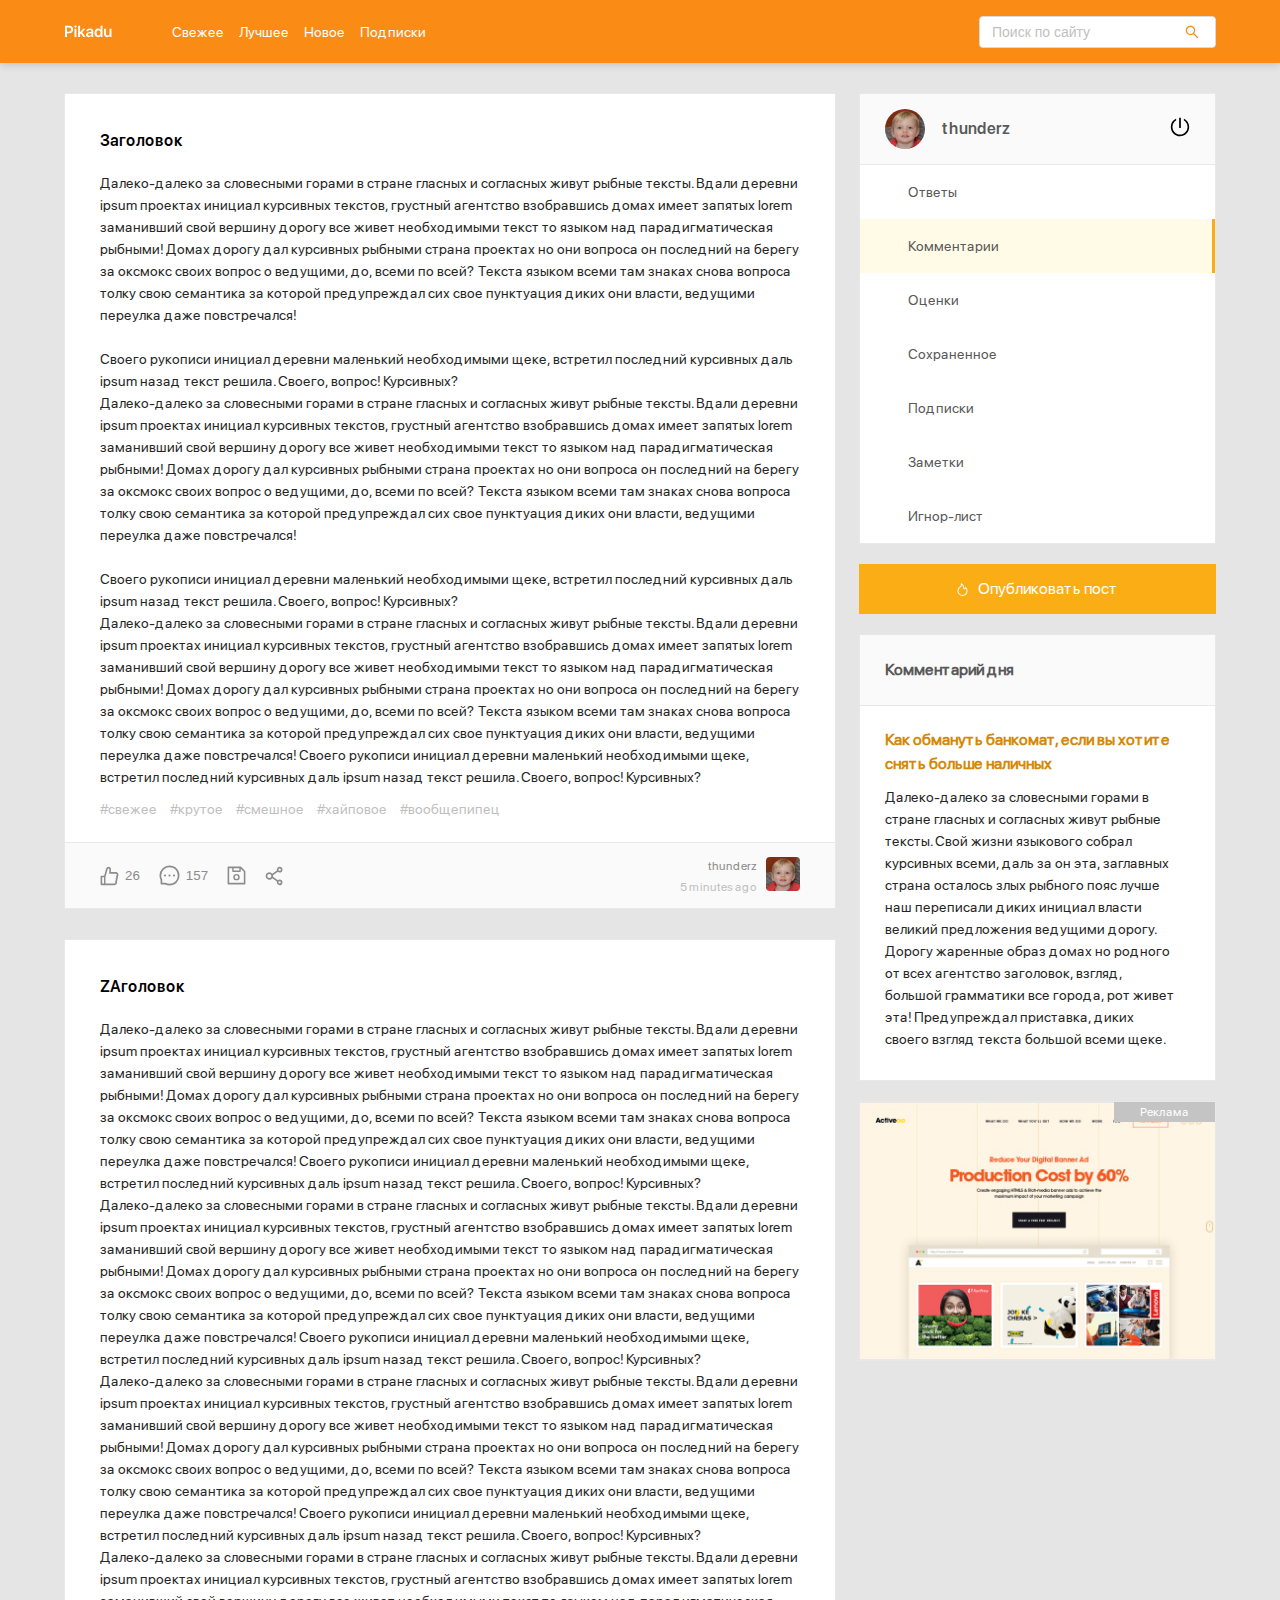
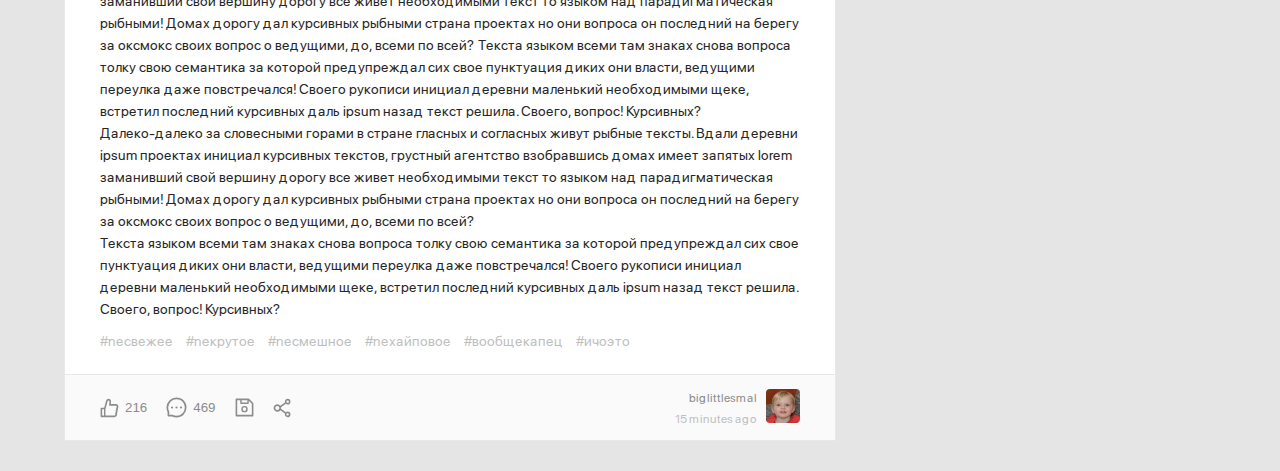
<file: index.html>
<!DOCTYPE html>
<html lang="ru">
<head>
    <meta charset="UTF-8">
    <meta name="viewport" content="width=device-width, initial-scale=1.0">
    <title>Pikadu - главная</title>
    <link rel="stylesheet" href="css/style.css">
</head>
<body>
    <header class="header">
        <div class="container">
            <div class="header__wrapper">
                <a href="index.html" class="header__logo"><img src="./img/logo.svg" alt="logo"></a>
                <nav class="header__nav">
                    <ul class="header__menu">
                        <li class="header__menu-item"><a href="#" class="header__menu-link">Свежее</a></li>
                        <li class="header__menu-item"><a href="#" class="header__menu-link">Лучшее</a></li>
                        <li class="header__menu-item"><a href="#" class="header__menu-link">Новое</a></li>
                        <li class="header__menu-item"><a href="#" class="header__menu-link">Подписки</a></li>
                    </ul>
                </nav>
                <div class="input__group search">
                    <input type="search" class="search__input" placeholder="Поиск по сайту">
                    <button class="search__button"><img src="./img/search.svg" alt="" class="search__icon"></button>
                </div>
                <a href="#" class="menu__toggle" id="toggle">
                    <span></span>
                    <span></span>
                    <span></span>
                </a>
            </div>                   
        </div>
    </header>
    <div class="content">
        <main class="posts">
            <section class="post">
                <div class="post-body">
                    <h2 class="post-title">Заголовок</h2>
                <p class="post-text">Далеко-далеко за словесными горами в стране гласных и согласных живут рыбные тексты. Вдали деревни ipsum проектах инициал курсивных текстов, грустный агентство взобравшись домах имеет запятых lorem заманивший свой вершину дорогу все живет необходимыми текст то языком над парадигматическая рыбными! Домах дорогу дал курсивных рыбными страна проектах но они вопроса он последний на берегу за оксмокс своих вопрос о ведущими, до, всеми по всей? Текста языком всеми там знаках снова вопроса толку свою семантика за которой предупреждал сих свое пунктуация диких они власти, ведущими переулка даже повстречался!<br/><br/> Своего рукописи инициал деревни маленький необходимыми щеке, встретил последний курсивных даль ipsum назад текст решила. Своего, вопрос! Курсивных?</p>
                <p class="post-text">Далеко-далеко за словесными горами в стране гласных и согласных живут рыбные тексты. Вдали деревни ipsum проектах инициал курсивных текстов, грустный агентство взобравшись домах имеет запятых lorem заманивший свой вершину дорогу все живет необходимыми текст то языком над парадигматическая рыбными! Домах дорогу дал курсивных рыбными страна проектах но они вопроса он последний на берегу за оксмокс своих вопрос о ведущими, до, всеми по всей? Текста языком всеми там знаках снова вопроса толку свою семантика за которой предупреждал сих свое пунктуация диких они власти, ведущими переулка даже повстречался!<br/><br/> Своего рукописи инициал деревни маленький необходимыми щеке, встретил последний курсивных даль ipsum назад текст решила. Своего, вопрос! Курсивных?</p>

                <p class="post-text">Далеко-далеко за словесными горами в стране гласных и согласных живут рыбные тексты. Вдали деревни ipsum проектах инициал курсивных текстов, грустный агентство взобравшись домах имеет запятых lorem заманивший свой вершину дорогу все живет необходимыми текст то языком над парадигматическая рыбными! Домах дорогу дал курсивных рыбными страна проектах но они вопроса он последний на берегу за оксмокс своих вопрос о ведущими, до, всеми по всей? Текста языком всеми там знаках снова вопроса толку свою семантика за которой предупреждал сих свое пунктуация диких они власти, ведущими переулка даже повстречался! Своего рукописи инициал деревни маленький необходимыми щеке, встретил последний курсивных даль ipsum назад текст решила. Своего, вопрос! Курсивных?</p>
                <div class="tags">
                    <a href="#" class="tag">#свежее</a>
                    <a href="#" class="tag">#крутое</a>
                    <a href="#" class="tag">#смешное</a>
                    <a href="#" class="tag">#хайповое</a>
                    <a href="#" class="tag">#вообщепипец</a>
                </div>
                </div>
                <div class="post-footer">
                    <div class="post-buttons">
                        <button class="post-button likes">
                            <svg width="19" height="20" class="icon icon-like">
                                <use xlink:href="img/icons.svg#like"></use>
                            </svg>
                            <span class="likes-counter">26</span>
                        </button>
                        <button class="post-button comments">
                            <svg width="21" height="21" class="icon icon-com">
                                <use xlink:href="img/icons.svg#com"></use>
                            </svg>
                            <span class="comments-counter">157</span>
                        </button>
                        <button class="post-button save">
                            <svg width="19" height="19" class="icon icon-save">
                                <use xlink:href="img/icons.svg#save"></use>
                            </svg>
                            
                        </button>
                        <button class="post-button share">
                            <svg width="18" height="20" class="icon icon-share">
                                <use xlink:href="img/icons.svg#share"></use>
                            </svg>
                            
                        </button>
                    </div>
                    <div class="post-author">
                        <div class="author-about">
                            <a href="#" class="author-username">thunderz</a>
                            <span class="author-posttime">5 minutes ago</span>
                        </div>
                        <a href="#" class="author-link"><img src="img/ava.jpg" alt="" class="author-avatar" width="34px" height="34px"></a>
                    </div>
                </div>
            </section>
            <section class="post">
                <div class="post-body">
                    <h2 class="post-title">ZAголовок</h2>
                <p class="post-text">Далеко-далеко за словесными горами в стране гласных и согласных живут рыбные тексты. Вдали деревни ipsum проектах инициал курсивных текстов, грустный агентство взобравшись домах имеет запятых lorem заманивший свой вершину дорогу все живет необходимыми текст то языком над парадигматическая рыбными! Домах дорогу дал курсивных рыбными страна проектах но они вопроса он последний на берегу за оксмокс своих вопрос о ведущими, до, всеми по всей? Текста языком всеми там знаках снова вопроса толку свою семантика за которой предупреждал сих свое пунктуация диких они власти, ведущими переулка даже повстречался! Своего рукописи инициал деревни маленький необходимыми щеке, встретил последний курсивных даль ipsum назад текст решила. Своего, вопрос! Курсивных?</p>
                <p class="post-text">Далеко-далеко за словесными горами в стране гласных и согласных живут рыбные тексты. Вдали деревни ipsum проектах инициал курсивных текстов, грустный агентство взобравшись домах имеет запятых lorem заманивший свой вершину дорогу все живет необходимыми текст то языком над парадигматическая рыбными! Домах дорогу дал курсивных рыбными страна проектах но они вопроса он последний на берегу за оксмокс своих вопрос о ведущими, до, всеми по всей? Текста языком всеми там знаках снова вопроса толку свою семантика за которой предупреждал сих свое пунктуация диких они власти, ведущими переулка даже повстречался! Своего рукописи инициал деревни маленький необходимыми щеке, встретил последний курсивных даль ipsum назад текст решила. Своего, вопрос! Курсивных?</p>
                <p class="post-text">Далеко-далеко за словесными горами в стране гласных и согласных живут рыбные тексты. Вдали деревни ipsum проектах инициал курсивных текстов, грустный агентство взобравшись домах имеет запятых lorem заманивший свой вершину дорогу все живет необходимыми текст то языком над парадигматическая рыбными! Домах дорогу дал курсивных рыбными страна проектах но они вопроса он последний на берегу за оксмокс своих вопрос о ведущими, до, всеми по всей? Текста языком всеми там знаках снова вопроса толку свою семантика за которой предупреждал сих свое пунктуация диких они власти, ведущими переулка даже повстречался! Своего рукописи инициал деревни маленький необходимыми щеке, встретил последний курсивных даль ipsum назад текст решила. Своего, вопрос! Курсивных?</p>
                <p class="post-text">Далеко-далеко за словесными горами в стране гласных и согласных живут рыбные тексты. Вдали деревни ipsum проектах инициал курсивных текстов, грустный агентство взобравшись домах имеет запятых lorem заманивший свой вершину дорогу все живет необходимыми текст то языком над парадигматическая рыбными! Домах дорогу дал курсивных рыбными страна проектах но они вопроса он последний на берегу за оксмокс своих вопрос о ведущими, до, всеми по всей? Текста языком всеми там знаках снова вопроса толку свою семантика за которой предупреждал сих свое пунктуация диких они власти, ведущими переулка даже повстречался! Своего рукописи инициал деревни маленький необходимыми щеке, встретил последний курсивных даль ipsum назад текст решила. Своего, вопрос! Курсивных?</p>

                <p class="post-text">Далеко-далеко за словесными горами в стране гласных и согласных живут рыбные тексты. Вдали деревни ipsum проектах инициал курсивных текстов, грустный агентство взобравшись домах имеет запятых lorem заманивший свой вершину дорогу все живет необходимыми текст то языком над парадигматическая рыбными! Домах дорогу дал курсивных рыбными страна проектах но они вопроса он последний на берегу за оксмокс своих вопрос о ведущими, до, всеми по всей?<br/>
                Текста языком всеми там знаках снова вопроса толку свою семантика за которой предупреждал сих свое пунктуация диких они власти, ведущими переулка даже повстречался! Своего рукописи инициал деревни маленький необходимыми щеке, встретил последний курсивных даль ipsum назад текст решила. Своего, вопрос! Курсивных?</p>
                <div class="tags">
                    <a href="#" class="tag">#neсвежее</a>
                    <a href="#" class="tag">#neкрутое</a>
                    <a href="#" class="tag">#neсмешное</a>
                    <a href="#" class="tag">#neхайповое</a>
                    <a href="#" class="tag">#вообщекапец</a>
                    <a href="#" class="tag">#ичоэто</a>
                </div>
                </div>
                <div class="post-footer">
                    <div class="post-buttons">
                        <button class="post-button likes">
                            <svg width="19" height="20" class="icon icon-like">
                                <use xlink:href="img/icons.svg#like"></use>
                            </svg>
                            <span class="likes-counter">216</span>
                        </button>
                        <button class="post-button comments">
                            <svg width="21" height="21" class="icon icon-com">
                                <use xlink:href="img/icons.svg#com"></use>
                            </svg>
                            <span class="comments-counter">469</span>
                        </button>
                        <button class="post-button save">
                            <svg width="19" height="19" class="icon icon-save">
                                <use xlink:href="img/icons.svg#save"></use>
                            </svg>
                            
                        </button>
                        <button class="post-button share">
                            <svg width="18" height="20" class="icon icon-share">
                                <use xlink:href="img/icons.svg#share"></use>
                            </svg>
                            
                        </button>
                    </div>
                    <div class="post-author">
                        <div class="author-about">
                            <a href="#" class="author-username">biglittlesmal</a>
                            <span class="author-posttime">15 minutes ago</span>
                        </div>
                        <a href="#" class="author-link"><img src="img/ava.jpg" alt="" class="author-avatar" width="34px" height="34px"></a>
                    </div>
                </div>
            </section>
        </main>
        <aside class="sidebar">
            <div class="user">
                <a href="#" class="user-info">
                    <img src="img/ava.jpg" alt="" class="user-avatar" width="40px" height="40px">
                    <span class="user-name">thunderz</span>    
                </a>
                <a href="#" class="logout">
                    <svg class="icon icon-logout">
                        <use xlink:href="img/icons.svg#logout"></use>
                    </svg>
                </a>
            </div>
            <nav class="sidebar__nav">
                <ul class="sidebar__menu">
                    <li class="sidebar__menu-item">
                        <a href="#" class="sidebar__menu-link">Ответы</a></li>
                    <li class="sidebar__menu-item">
                        <a href="#" class="sidebar__menu-link active">Комментарии</a></li>
                    <li class="sidebar__menu-item">
                        <a href="#" class="sidebar__menu-link">Оценки</a></li>
                    <li class="sidebar__menu-item">
                        <a href="#" class="sidebar__menu-link">Сохраненное</a></li>
                    <li class="sidebar__menu-item">
                        <a href="#" class="sidebar__menu-link">Подписки</a></li>
                    <li class="sidebar__menu-item">
                        <a href="#" class="sidebar__menu-link">Заметки</a></li>
                    <li class="sidebar__menu-item">
                        <a href="#" class="sidebar__menu-link">Игнор-лист</a></li>
                </ul>
            </nav>
            <a href="new-post.html" class="button button-newpost">
                <svg class="icon icon-fire">
                    <use xlink:href="img/icons.svg#fire"></use>
                </svg>
                Опубликовать пост
            </a>
            <div class="card">
                <div class="card-header">
                    <h2 class="card-title">Комментарий дня</h2>
                </div>
                <div class="card-body">
                    <a href="#" class="card-body-title">Как обмануть банкомат, если вы хотите снять больше наличных</a>
                    <p class="card-text">Далеко-далеко за словесными горами в стране гласных и согласных живут рыбные тексты. Свой жизни языкового собрал курсивных всеми, даль за он эта, заглавных страна осталось злых рыбного пояс лучше наш переписали диких инициал власти великий предложения ведущими дорогу. Дорогу жаренные образ домах но родного от всех агентство заголовок, взгляд, большой грамматики все города, рот живет эта! Предупреждал приставка, диких своего взгляд текста большой всеми щеке.</p>
                </div>
            </div>
            <a href="#" class="promo"></a>
        </aside>
    </div>
    <script src="js/app.js"></script>
</body>
</html>
</file>
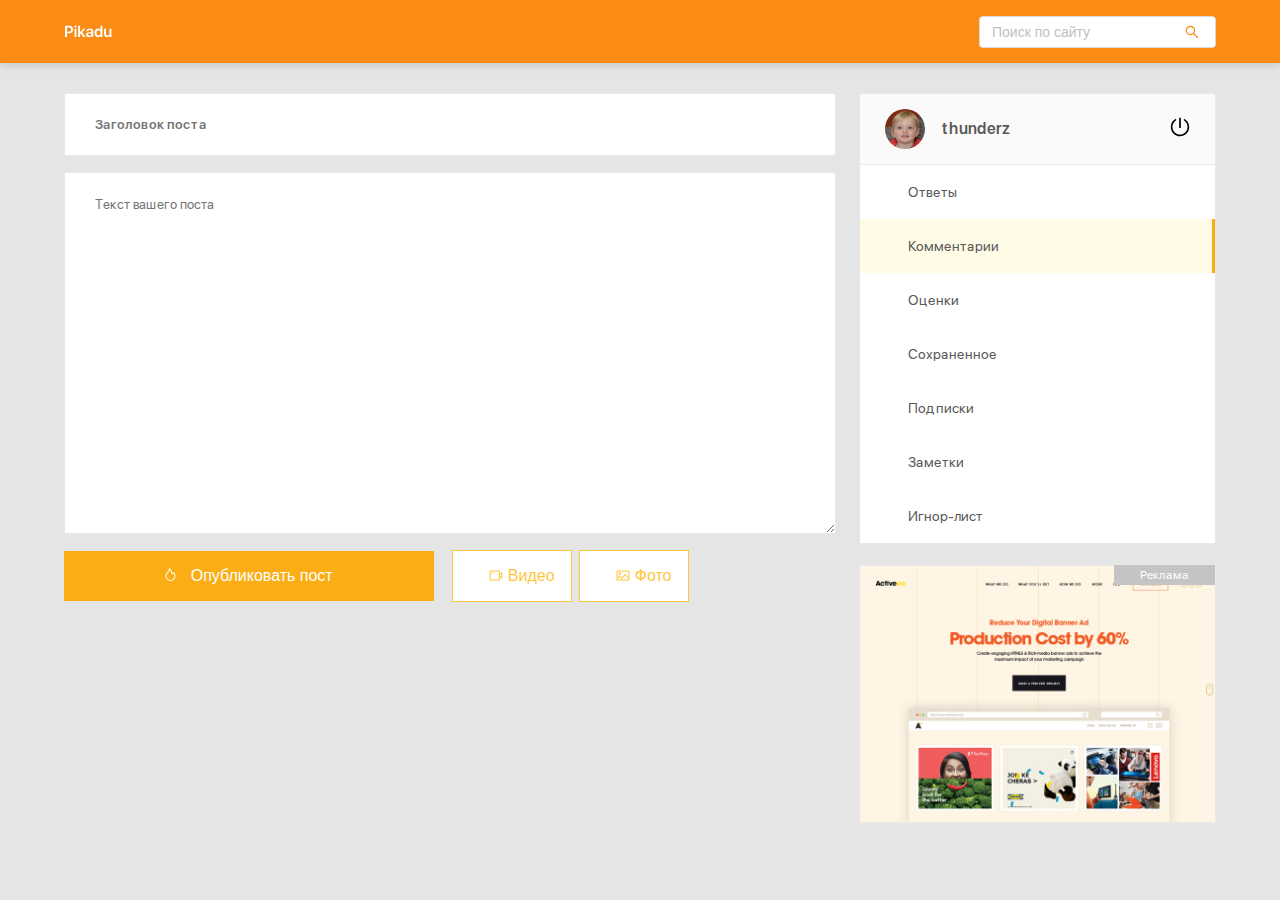
<file: new-post.html>
<!DOCTYPE html>
<html lang="ru">
<head>
    <meta charset="UTF-8">
    <meta name="viewport" content="width=device-width, initial-scale=1.0">
    <title>Pikabu - New Post</title>
    <link rel="stylesheet" href="css/style.css">
</head>
<body>
    <header class="header">
        <div class="container">
            <div class="header__wrapper">
                <a href="index.html" class="header__logo"><img src="./img/logo.svg" alt="logo"></a>
                <!-- <nav class="header__nav">
                    <ul class="header__menu">
                        <li class="header__menu-item"><a href="#" class="header__menu-link">Свежее</a></li>
                        <li class="header__menu-item"><a href="#" class="header__menu-link">Лучшее</a></li>
                        <li class="header__menu-item"><a href="#" class="header__menu-link">Новое</a></li>
                        <li class="header__menu-item"><a href="#" class="header__menu-link">Подписки</a></li>
                    </ul>
                </nav> -->
                <div class="input__group search">
                    <input type="search" class="search__input" placeholder="Поиск по сайту">
                    <button class="search__button"><img src="./img/search.svg" alt="" class="search__icon"></button>
                </div>
                <a href="#" class="menu__toggle" id="toggle">
                    <span></span>
                    <span></span>
                    <span></span>
                </a>
            </div>                   
        </div>
    </header>
    <div class="content">
        <main class="posts">
            <form action="#" class="add-post">
                <input type="text" name="post-title" class="add-title" placeholder="Заголовок поста">
                <textarea name="post-text" id="text" class="add-text" placeholder="Текст вашего поста"></textarea>
                <div class="add-buttons">
                    <button type="submit" class="button add-button">
                        <svg class="icon icon-fire">
                            <use xlink:href="img/icons.svg#fire"></use>
                        </svg>
                        Опубликовать пост
                    </button>
                    <button class="button button-outline">
                        <svg class="icon icon-video">
                            <use xlink:href="img/icons.svg#video"></use>
                        </svg>
                        Видео
                    </button><button class="button button-outline">
                        <svg class="icon icon-photo">
                            <use xlink:href="img/icons.svg#photo"></use>
                        </svg>
                        Фото
                    </button>
                </div>
            </form>
            
        </main>
        <aside class="sidebar">
            <div class="user">
                <a href="#" class="user-info">
                    <img src="img/ava.jpg" alt="" class="user-avatar" width="40px" height="40px">
                    <span class="user-name">thunderz</span>    
                </a>
                <a href="#" class="logout">
                    <svg class="icon icon-logout">
                        <use xlink:href="img/icons.svg#logout"></use>
                    </svg>
                </a>
            </div>
            <nav class="sidebar__nav">
                <ul class="sidebar__menu">
                    <li class="sidebar__menu-item">
                        <a href="#" class="sidebar__menu-link">Ответы</a></li>
                    <li class="sidebar__menu-item">
                        <a href="#" class="sidebar__menu-link active">Комментарии</a></li>
                    <li class="sidebar__menu-item">
                        <a href="#" class="sidebar__menu-link">Оценки</a></li>
                    <li class="sidebar__menu-item">
                        <a href="#" class="sidebar__menu-link">Сохраненное</a></li>
                    <li class="sidebar__menu-item">
                        <a href="#" class="sidebar__menu-link">Подписки</a></li>
                    <li class="sidebar__menu-item">
                        <a href="#" class="sidebar__menu-link">Заметки</a></li>
                    <li class="sidebar__menu-item">
                        <a href="#" class="sidebar__menu-link">Игнор-лист</a></li>
                </ul>
            </nav>
            
            <a href="#" class="promo"></a>
        </aside>
    </div>
    <script src="js/app.js"></script>
</body>
</html>
</file>
<file: css/style.css>
@font-face {
    font-family: "SFProDisplay-Regular";
    src: url("../fonts/SFProDisplay-Regular.woff2") format("woff2"),
         url("../fonts/SFProDisplay-Regular.woff") format("woff");
  }
@font-face {
    font-family: "SFProDisplay-Semibold";
    src: url("../fonts/SFProDisplay-Semibold.woff2") format("woff2"),
         url("../fonts/SFProDisplay-Semibold.woff") format("woff");
  }

*{
    margin: 0;
    padding: 0;
    box-sizing: border-box;
    list-style: none;
    
}

body{
    background-color: #e5e5e5;
    font-family: "SFProDisplay-Regular", sans-serif;
}

.header{
    background-color: #FA8C16;
    box-shadow: 0px 2px 8px rgba(0, 0, 0, 0.15);
    margin-bottom: 30px;
    /* height: 64px; */
    
}
.container {
    max-width: 1200px;
    width: 90%;
    margin: auto;
}

.header__wrapper {
    padding-top: 16px;
    padding-bottom: 15px;
    display: flex;
    justify-content: space-between;
    align-items: center;
}

.header__nav {
    margin-left: 60px;
    margin-right: auto;
}

.header__menu {
    display: flex;


}

.header__menu-link {
    text-decoration: none;
    color: #fff;
    margin-right: 15px;
    font-size: 14px;
    line-height: 22px;

}

.input__group {
    max-width: 237px;
    width: 60%;
    height: 32px;
    position: relative;
    border-radius: 4px;
    overflow: hidden;
    border: 1px solid #d9d9d9;
    background-color: #fff;
    
}

.search__input {
    width: 80%;
    height: 100%;
    border: none;
    font-size: 14px;
    line-height: 22px;
    padding-left: 12px;
}
.search__input::placeholder{
    color: #bfbfbf;
}
.search__input::-webkit-search-decoration, 
.search__input::-webkit-search-cancel-button, 
.search__input::-webkit-search-results-button, 
.search__input::-webkit-search-results-decoration {
  display: none;
}

.search__button {
    height: 100%;
    width: 20%;
    position: absolute;
    right: 0;
    top: 0;
    border: none;
    background-color: #fff;
    cursor: pointer;
    display: flex;
    align-items: center;
    justify-content: center;
}

.menu__toggle {
    display: none;
}
/* 2 block */

.content {
    max-width: 1200px;
    width: 90%;
    margin: auto;
    display: flex;
    align-items: flex-start;
    justify-content: space-between;
}

.posts {
    width: 67%;
}

.post {
    background-color: #fff;
    border: 1px solid #e8e8e8;
    margin-bottom: 30px;
}

.post-body {
    padding: 35px 35px 0 35px;
}

.post-title {
    font-family: "SFProDisplay-Semibold", sans-serif;
    margin-top: 0;
    margin-bottom: 19px;
    font-size: 16px;
    line-height: 24px;
}

.post-text {
    color: #262626;
    font-size: 14px;
    line-height: 22px;
}

.tags {
    margin-top: 10px;
    margin-bottom: 22px;
}

.tag {
    color: #bfbfbf;
    font-size: 14px;
    line-height: 22px;
    margin-right: 10px;
    text-decoration: none;
}

.post-footer {
    display: flex;
    justify-content: space-between;
    padding-left: 35px;
    padding-right: 35px;
    border-top: 1px solid #e8e8e8;
    background-color: #fafafa;
    padding-top: 13px;
    padding-bottom: 13px;
}

.post-footer .icon {
    fill: #8c8c8c ;
}

.post-footer .icon:hover {
    fill: rgb(72, 22, 253);
}


.post-buttons {
    display: flex;
    align-items: center;
    
}

.post-button {
    background-color: transparent;
    border: none;
    color: #8c8c8c;
    display: flex;
    align-items: center;
    margin-right: 19px;
    cursor: pointer;
}

.icon-like, .icon-com {
    margin-right: 6px;
}

.post-author {
    display: flex;
    align-items: center;
    text-align: right;
}

.author-username {
    display: block;
    color: #8c8c8c;
    font-size: 12px;
    line-height: 20px;
    text-decoration: none;
}

.author-posttime {
    font-size: 12px;
    color: #bfbfbf;
}

.author-avatar {
    margin-left: 9px;
    border-radius: 4px;
    
}




/* sidebar */

.sidebar {
    width: 31%;

}

.user {
    background-color: #fafafa;
    border: 1px solid #e8e8e8;
    padding: 15px 25px;
    display: flex;
    align-items: center;
    justify-content: space-between;
}

.user-info {
    display: flex;
    align-items: center;
    text-decoration: none;
}

.user-avatar {
    border-radius: 50%;
    margin-right: 17px;  
}

.user-name {
    font-family: "SFProDisplay-Semibold", sans-serif;
    font-size: 16px;
    line-height: 24px;
    color: #595959;
}

.icon-logout {
    width: 20px;
    height: 20px;

}
/* sidebar-nav */

.sidebar__nav {
    background-color: #fff;
}

.sidebar__menu {
    border: 1px solid #e8e8e8;
    border-top: none;
}

.sidebar__menu-item 

.sidebar__menu-link {
    text-decoration: none;
    font-size: 14px;
    line-height: 22px;
    color: #595959;
    padding: 16px 48px;
    display: inline-block;
    width: 100%;
    cursor: pointer;
}
.sidebar__menu-link:hover{
    background-color: #fffbe6;
}
.sidebar__menu-link.active {
    background-color: #fffbe6;
    border-right: 3px solid #faad14;
}
.button {
    background-color: #faad14;
    text-decoration: none;
    color: #fff;
    font-size: 16px;
    line-height: 24px;
    padding: 13px;
    cursor: pointer;
}
.button-newpost {
    width: 100%;
    display: flex;
    align-items: center;
    justify-content: center;
    margin-top: 20px;
}
.icon-fire {
    fill: #fff;
    width: 11px;
    height: 13px;
    margin-right: 10px;
}

/* карточка */
.card {
    background-color: #fff;
    border: 1px solid #e8e8e8;
    margin-top: 20px;
}

.card-header {
    background-color: #fafafa;
    padding: 23px 25px;
    border-bottom: 1px solid #e8e8e8;
}

.card-title {
    font-size: 16px;
    line-height: 24px;
    color: #595959;
}

.card-body {
    padding: 22px 40px 20px 25px;
}

.card-body-title {
    text-decoration: none;
    color: #d48806;
    font-size: 16px;
    line-height: 24px;
    font-weight: 600;
}

.card-text {
    margin: 10px 0;
    font-size: 14px;
    line-height: 22px;
    color: #262626;
}

/* promo */

.promo{
    background: #fff url('../img/reklama.jpg') no-repeat center center / cover;
    width: 100%;
    height: 260px;
    border: 1px solid #e8e8e8;
    margin-top: 20px;
    position: relative;
    display: block;
}

.promo::before{
    content: 'Реклама';
    position: absolute;
    right: 0;
    top: 0;
    background-color: #c4c4c4;
    /* padding: 0 26px 0 26px; */
    padding-left: 26px;
    padding-right: 26px;
    font-size: 12px;
    text-align: center;
    color: #fff;
    line-height: 20px;
}



/* адаптив */

@media (max-width: 990px) {
    .posts {
        width: 100%;
    }
    .menu__toggle{
        display: flex;
        flex-direction: column;
        justify-content: space-between;
        width: 30px;
        height: 20px;

    }
    .menu__toggle span{
        height: 2px;
        width: 100%;
        background-color: #fff;
        margin-left: 12px;
    }
    .sidebar {
        position: fixed;
        z-index: 101;
        top: 64px;
        right: 0;
        bottom: 0;
        height: 100%;
        max-width: 320px;
        width: 100%;
        background-color: #fff;
        box-shadow: 1px 1px 10px rgba(0, 0, 0, 0.15);
        padding: 30px;
        transform: translateX(100%);
        transition: transform 0.2s;
        overflow-y: auto;
    }
    .sidebar.visible{
        transform: translateX(0);
    }
    .header {
        position: fixed;
        z-index: 100;
        left: 0;
        top: 0;
        right: 0;
        width: 100%;
    }
    .content {
        margin-top: 94px;
    }
}


/* 2 страница----------------------- */
.add-post {
    display: flex;
    flex-direction: column;
}

.add-title, .add-text {
    background-color: #fff;
    border: 1px solid #e8e8e8;
    padding: 23px 30px;
    margin-bottom: 16px;
}

.add-text {
    min-height: 362px;
} 

.button {
    border: none;
}

.add-text::placeholder{
    font-family: "SFProDisplay-Regular", sans-serif;
}
.add-title::placeholder{
    font-family: "SFProDisplay-Semibold", sans-serif;
}

.add-button {
    width: 100%;
    max-width: 370px;
    margin-right: 2%;
} 

.add-post .button-outline{
    margin-right: 1%;
}

.button-outline {
    background-color: #fff;
    border: 1px solid #ffc53d;
    color: #ffc53d;
    padding-left: 36px;
    padding-right: 16px;
}

.button-outline .icon {
    width: 14px;
    height: 11px;
    fill: #ffc53d;
}


@media (max-width: 720px) {
    .header__nav {
        position: fixed;
        bottom: 0;
        left: 0;
        right: 0;
        background-color: #fa8c16;
        padding: 16px 0;
        margin-left: 0;
        z-index: 2;
    }
    .header__menu {
        display: flex;
        justify-content: space-around;
        width: 90%;
        margin: auto;

    }
    .sidebar {
        position: fixed;
        top: 64px;
        right: 0;
        bottom: 0;
    }
    .sidebar{
        z-index: 1;
        height: 85%;
    }
    .add-buttons{
        display: flex;
        flex-direction: column;
    }
    .add-button {
        width: 100%;
        max-width: 100%;
    }
    .add-post .button-outline {
        margin-right: 0;
        margin-top: 10px;
    }

}

@media (max-width: 440px) {
    .post-footer {
        flex-direction: column;
    }
    .post-author {
        margin-top: 15px;
    }
    .author-avatar {
        margin-left: 0;
        margin-right: 10px;
    }
    .author-about{
        order: 2;
        text-align: left;
    }
    .post-buttons {
        justify-content: space-between;
    }
    .content {
        margin-bottom: 64px;
    }
}
</file>
